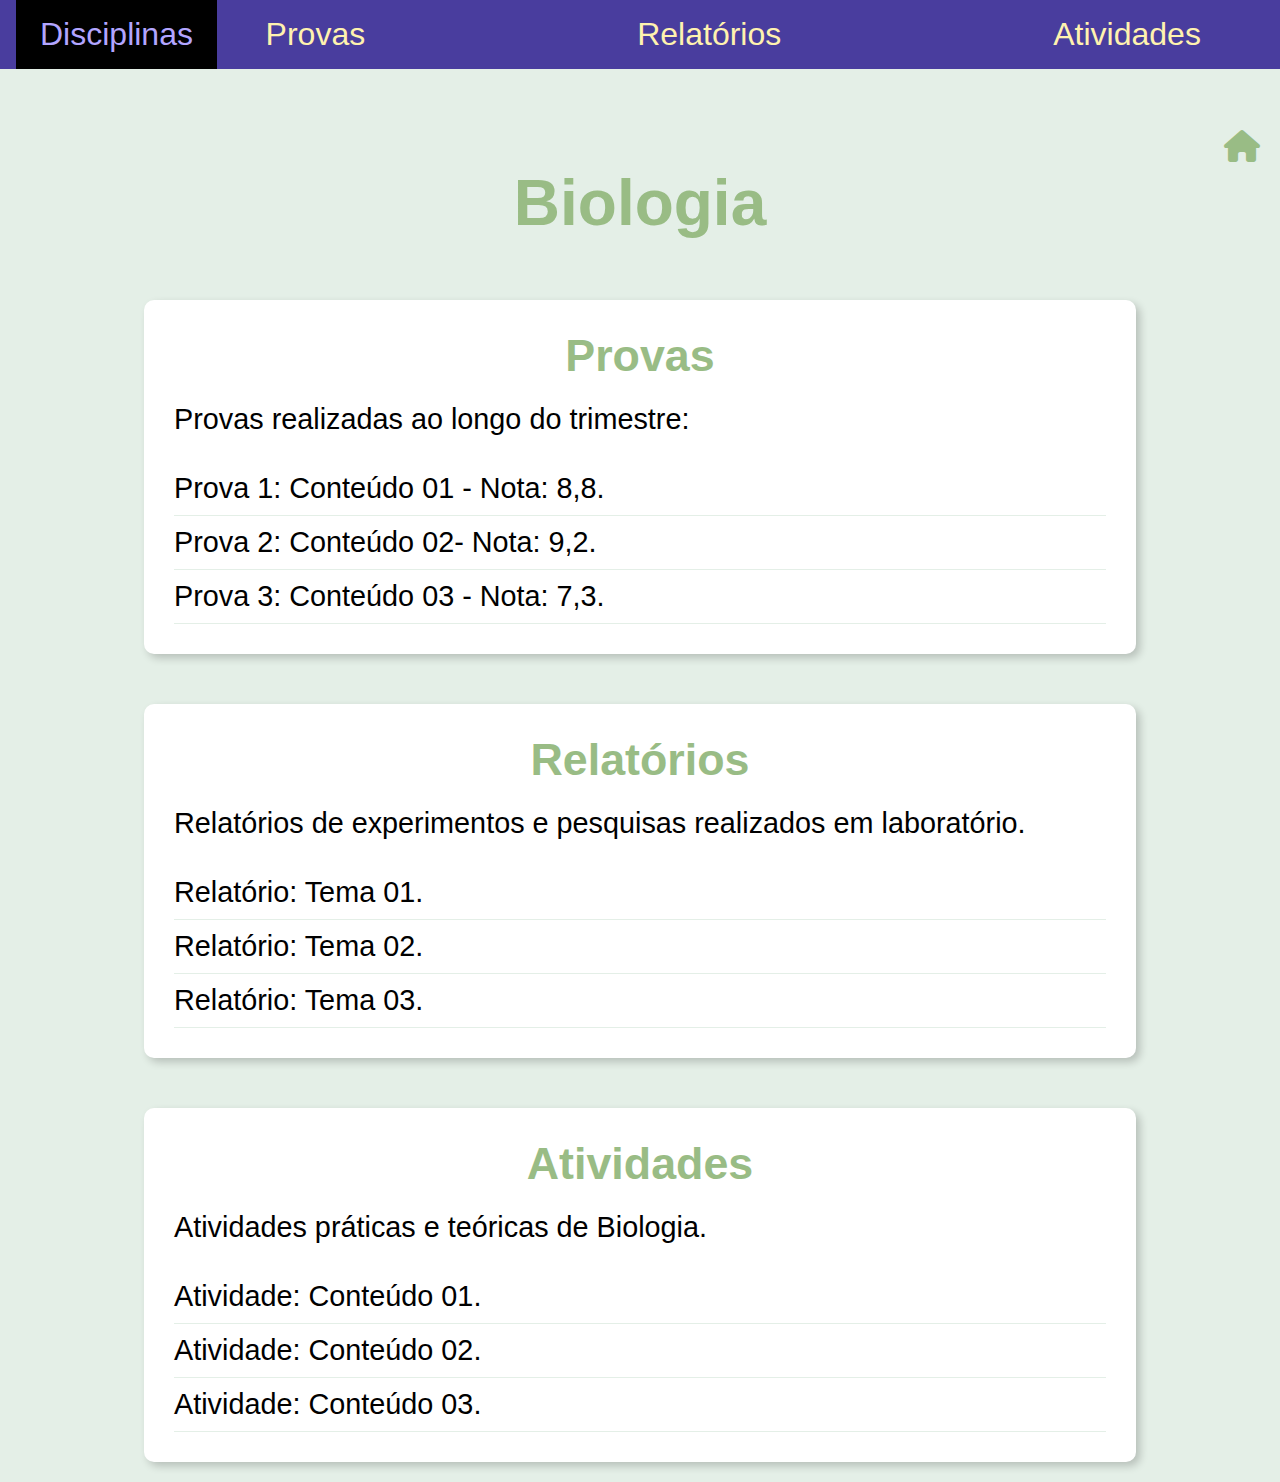
<file: biologia.html>
<!DOCTYPE html>
<html lang="pt-br">

<head>
    <meta charset="UTF-8">
    <meta http-equiv="X-UA-Compatible" content="IE=edge">
    <meta name="viewport" content="width=device-width, initial-scale=1.0">
    <title>Portfólio de Biologia</title>
    <link rel="stylesheet" href="biologia.css">
    <link rel="stylesheet" href="https://cdnjs.cloudflare.com/ajax/libs/font-awesome/6.7.2/css/all.min.css"
        integrity="sha512-Evv84Mr4kqVGRNSgIGL/F/aIDqQb7xQ2vcrdIwxfjThSH8CSR7PBEakCr51Ck+w+/U6swU2Im1vVX0SVk9ABhg=="
        crossorigin="anonymous" referrerpolicy="no-referrer" />
    <link href="https://fonts.googleapis.com/icon?family=Material+Icons" rel="stylesheet">

</head>

<body>
    <header>

        <div class="menu-disciplina">
            <input type="checkbox" id="menu-toggle">
            <label for="menu-toggle" class="botao-disciplinas">Disciplinas</label>
            <div class="lista-vertical">
                <a href="matemaica.html">Matemática</a>
                <a href="isica.html">Física</a>
                <a href="#">Química</a>
            </div>
        </div>


        <div class="links-principais">
            <ul class="lista-horizontal">
                <li><a href="#provas">Provas</a></li>
                <li><a href="#relatorios">Relatórios</a></li>
                <li><a href="#atividades">Atividades</a></li>
            </ul>
        </div>
    </header>
    <main>
        <div class="home">
            <a href="./index.html"><i class="fa-solid fa-house"></i></a>
        </div>
        <h1>Biologia</h1>
        <section class="biologia-container">
            <div id="provas" class="conteudo">
                <h2>Provas</h2>
                <p>Provas realizadas ao longo do trimestre:</p>
                <ul>
                    <li>Prova 1: Conteúdo 01 - Nota: 8,8.<span class="block"> <br>Lorem ipsum dolor sit amet, consectetur adipiscing
                            elit, sed do eiusmod tempor incididunt ut labore et dolore magna aliqua. Ut enim ad minim
                            veniam, quis nostrud exercitation ullamco laboris nisi ut aliquip ex ea commodo consequat.
                            Duis aute irure dolor in reprehenderit in voluptate velit esse cillum dolore eu fugiat nulla
                            pariatur. Excepteur sint occaecat cupidatat non proident, sunt in culpa qui officia deserunt
                            mollit anim id est laborum.</span>
                    </li>
                    <li>Prova 2: Conteúdo 02- Nota: 9,2.<span class="block"> <br>Lorem ipsum dolor sit amet, consectetur adipiscing
                            elit, sed do eiusmod tempor incididunt ut labore et dolore magna aliqua. Ut enim ad minim
                            veniam, quis nostrud exercitation ullamco laboris nisi ut aliquip ex ea commodo consequat.
                            Duis aute irure dolor in reprehenderit in voluptate velit esse cillum dolore eu fugiat nulla
                            pariatur. Excepteur sint occaecat cupidatat non proident, sunt in culpa qui officia deserunt
                            mollit anim id est laborum.</span> 
                        </li>
                    <li>Prova 3: Conteúdo 03 - Nota: 7,3.<span class="block"> <br>Lorem ipsum dolor sit amet, consectetur adipiscing
                            elit, sed do eiusmod tempor incididunt ut labore et dolore magna aliqua. Ut enim ad minim
                            veniam, quis nostrud exercitation ullamco laboris nisi ut aliquip ex ea commodo consequat.
                            Duis aute irure dolor in reprehenderit in voluptate velit esse cillum dolore eu fugiat nulla
                            pariatur. Excepteur sint occaecat cupidatat non proident, sunt in culpa qui officia deserunt
                            mollit anim id est laborum.</span> 
                        </li>
                </ul>
            </div>
            <div id="relatorios" class="conteudo">
                <h2>Relatórios</h2>
                <p>Relatórios de experimentos e pesquisas realizados em laboratório.</p>
                <ul>
                    <li>Relatório: Tema 01. <span class="opacidade"> <br>Lorem ipsum dolor sit amet, consectetur adipiscing
                        elit, sed do eiusmod tempor incididunt ut labore et dolore magna aliqua. Ut enim ad minim
                        veniam, quis nostrud exercitation ullamco laboris nisi ut aliquip ex ea commodo consequat.
                        Duis aute irure dolor in reprehenderit in voluptate velit esse cillum dolore eu fugiat nulla
                        pariatur. Excepteur sint occaecat cupidatat non proident, sunt in culpa qui officia deserunt
                        mollit anim id est laborum.</span>
                    </li>
                    <li>Relatório: Tema 02.<span class="block"> <br>Lorem ipsum dolor sit amet, consectetur adipiscing
                            elit, sed do eiusmod tempor incididunt ut labore et dolore magna aliqua. Ut enim ad minim
                            veniam, quis nostrud exercitation ullamco laboris nisi ut aliquip ex ea commodo consequat.
                            Duis aute irure dolor in reprehenderit in voluptate velit esse cillum dolore eu fugiat nulla
                            pariatur. Excepteur sint occaecat cupidatat non proident, sunt in culpa qui officia deserunt
                            mollit anim id est laborum.</span> 
                        </li>

                    <li>Relatório: Tema 03.<span class="block"> <br>Lorem ipsum dolor sit amet, consectetur adipiscing
                            elit, sed do eiusmod tempor incididunt ut labore et dolore magna aliqua. Ut enim ad minim
                            veniam, quis nostrud exercitation ullamco laboris nisi ut aliquip ex ea commodo consequat.
                            Duis aute irure dolor in reprehenderit in voluptate velit esse cillum dolore eu fugiat nulla
                            pariatur. Excepteur sint occaecat cupidatat non proident, sunt in culpa qui officia deserunt
                            mollit anim id est laborum.</span> 
                        </li>
                </ul>
            </div>
            <div id="atividades" class="conteudo">
                <h2>Atividades</h2>
                <p>Atividades práticas e teóricas de Biologia.</p>
                <ul>
                    <li>Atividade: Conteúdo 01.<span class="block"> <br>Lorem ipsum dolor sit amet, consectetur adipiscing
                            elit, sed do eiusmod tempor incididunt ut labore et dolore magna aliqua. Ut enim ad minim
                            veniam, quis nostrud exercitation ullamco laboris nisi ut aliquip ex ea commodo consequat.
                            Duis aute irure dolor in reprehenderit in voluptate velit esse cillum dolore eu fugiat nulla
                            pariatur. Excepteur sint occaecat cupidatat non proident, sunt in culpa qui officia deserunt
                            mollit anim id est laborum.</span> 
                        </li>
                    <li>Atividade: Conteúdo 02.<span class="block"> <br>Lorem ipsum dolor sit amet, consectetur adipiscing
                            elit, sed do eiusmod tempor incididunt ut labore et dolore magna aliqua. Ut enim ad minim
                            veniam, quis nostrud exercitation ullamco laboris nisi ut aliquip ex ea commodo consequat.
                            Duis aute irure dolor in reprehenderit in voluptate velit esse cillum dolore eu fugiat nulla
                            pariatur. Excepteur sint occaecat cupidatat non proident, sunt in culpa qui officia deserunt
                            mollit anim id est laborum.</span> </li>

                    <li>Atividade: Conteúdo 03.<span class="block"> <br>Lorem ipsum dolor sit amet, consectetur adipiscing
                            elit, sed do eiusmod tempor incididunt ut labore et dolore magna aliqua. Ut enim ad minim
                            veniam, quis nostrud exercitation ullamco laboris nisi ut aliquip ex ea commodo consequat.
                            Duis aute irure dolor in reprehenderit in voluptate velit esse cillum dolore eu fugiat nulla
                            pariatur. Excepteur sint occaecat cupidatat non proident, sunt in culpa qui officia deserunt
                            mollit anim id est laborum.</span> 
                        </li>
                </ul>
            </div>
        </section>
    </main>
    <footer></footer>
</body>

</html>
</file>
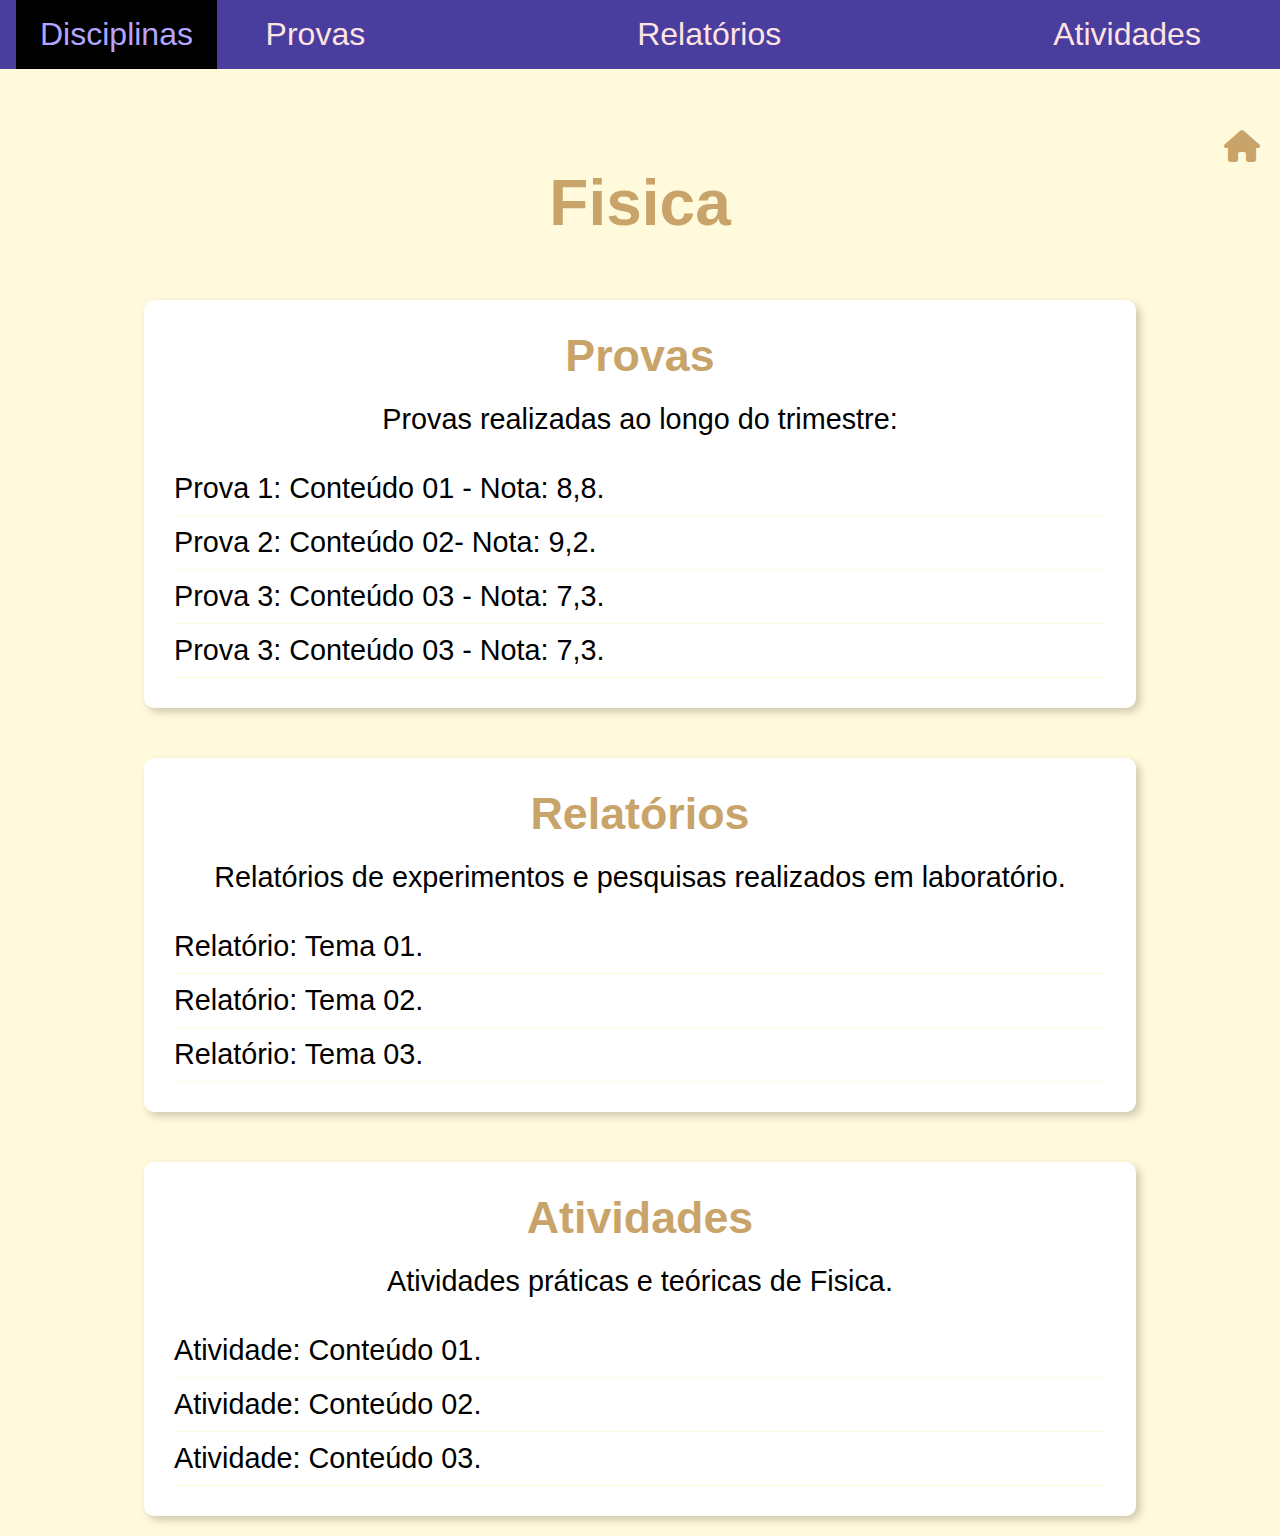
<file: isica.html>
<!DOCTYPE html>
<html lang="pt-br">

<head>
    <meta charset="UTF-8">
    <meta http-equiv="X-UA-Compatible" content="IE=edge">
    <meta name="viewport" content="width=device-width, initial-scale=1.0">
    <title>Portfólio de fisica</title>
    <link rel="stylesheet" href="fisica.css">
    <link rel="stylesheet" href="https://cdnjs.cloudflare.com/ajax/libs/font-awesome/6.7.2/css/all.min.css"
        integrity="sha512-Evv84Mr4kqVGRNSgIGL/F/aIDqQb7xQ2vcrdIwxfjThSH8CSR7PBEakCr51Ck+w+/U6swU2Im1vVX0SVk9ABhg=="
        crossorigin="anonymous" referrerpolicy="no-referrer" />
    <link href="https://fonts.googleapis.com/icon?family=Material+Icons" rel="stylesheet">

</head>

<body>
    <header>

        <div class="menu-disciplina">
            <input type="checkbox" id="menu-toggle">
            <label for="menu-toggle" class="botao-disciplinas">Disciplinas</label>
            <div class="lista-vertical">
                <a href="biologia.html">Biologia</a>
                <a href="matemaica.html">Matematica</a>
                <a href="#">Química</a>
            </div>
        </div>


        <div class="links-principais">
            <ul class="lista-horizontal">
                <li><a href="#provas">Provas</a></li>
                <li><a href="#relatorios">Relatórios</a></li>
                <li><a href="#atividades">Atividades</a></li>
            </ul>
        </div>
    </header>
    <main>
        <div class="home">
            <a href="./index.html"><i class="fa-solid fa-house"></i></a>
        </div>
        <h1>Fisica</h1>
        <section class="matematica-container">
            <div id="provas" class="conteudo">
                <h2>Provas</h2>
                <p>Provas realizadas ao longo do trimestre:</p>
                <ul>
                    <li>Prova 1: Conteúdo 01 - Nota: 8,8.<span class="block"> <br>Lorem ipsum dolor sit amet, consectetur adipiscing
                            elit, sed do eiusmod tempor incididunt ut labore et dolore magna aliqua. Ut enim ad minim
                            veniam, quis nostrud exercitation ullamco laboris nisi ut aliquip ex ea commodo consequat.
                            Duis aute irure dolor in reprehenderit in voluptate velit esse cillum dolore eu fugiat nulla
                            pariatur. Excepteur sint occaecat cupidatat non proident, sunt in culpa qui officia deserunt
                            mollit anim id est laborum.</span>
                    </li>
                    <li>Prova 2: Conteúdo 02- Nota: 9,2. <span class="block"> <br>Lorem ipsum dolor sit amet, consectetur adipiscing
                            elit, sed do eiusmod tempor incididunt ut labore et dolore magna aliqua. Ut enim ad minim
                            veniam, quis nostrud exercitation ullamco laboris nisi ut aliquip ex ea commodo consequat.
                            Duis aute irure dolor in reprehenderit in voluptate velit esse cillum dolore eu fugiat nulla
                            pariatur. Excepteur sint occaecat cupidatat non proident, sunt in culpa qui officia deserunt
                            mollit anim id est laborum.</span>
                        </li>
                    <li>Prova 3: Conteúdo 03 - Nota: 7,3.<span class="block"> <br>Lorem ipsum dolor sit amet, consectetur adipiscing
                            elit, sed do eiusmod tempor incididunt ut labore et dolore magna aliqua. Ut enim ad minim
                            veniam, quis nostrud exercitation ullamco laboris nisi ut aliquip ex ea commodo consequat.
                            Duis aute irure dolor in reprehenderit in voluptate velit esse cillum dolore eu fugiat nulla
                            pariatur. Excepteur sint occaecat cupidatat non proident, sunt in culpa qui officia deserunt
                            mollit anim id est laborum.</span>
                        </li>
                    <li>Prova 3: Conteúdo 03 - Nota: 7,3.<span class="block"> <br>Lorem ipsum dolor sit amet, consectetur adipiscing
                            elit, sed do eiusmod tempor incididunt ut labore et dolore magna aliqua. Ut enim ad minim
                            veniam, quis nostrud exercitation ullamco laboris nisi ut aliquip ex ea commodo consequat.
                            Duis aute irure dolor in reprehenderit in voluptate velit esse cillum dolore eu fugiat nulla
                            pariatur. Excepteur sint occaecat cupidatat non proident, sunt in culpa qui officia deserunt
                            mollit anim id est laborum.</span>
                        </li>
                </ul>
            </div>
            <div id="relatorios" class="conteudo">
                <h2>Relatórios</h2>
                <p>Relatórios de experimentos e pesquisas realizados em laboratório.</p>
                <ul>
                    <li>Relatório: Tema 01. <span class="opacidade"> <br>Lorem ipsum dolor sit amet, consectetur adipiscing
                        elit, sed do eiusmod tempor incididunt ut labore et dolore magna aliqua. Ut enim ad minim
                        veniam, quis nostrud exercitation ullamco laboris nisi ut aliquip ex ea commodo consequat.
                        Duis aute irure dolor in reprehenderit in voluptate velit esse cillum dolore eu fugiat nulla
                        pariatur. Excepteur sint occaecat cupidatat non proident, sunt in culpa qui officia deserunt
                        mollit anim id est laborum.</span></li>
                    <li>Relatório: Tema 02.<span class="block"> <br>Lorem ipsum dolor sit amet, consectetur adipiscing
                            elit, sed do eiusmod tempor incididunt ut labore et dolore magna aliqua. Ut enim ad minim
                            veniam, quis nostrud exercitation ullamco laboris nisi ut aliquip ex ea commodo consequat.
                            Duis aute irure dolor in reprehenderit in voluptate velit esse cillum dolore eu fugiat nulla
                            pariatur. Excepteur sint occaecat cupidatat non proident, sunt in culpa qui officia deserunt
                            mollit anim id est laborum.</span>
                        </li>

                    <li>Relatório: Tema 03.<span class="block"> <br>Lorem ipsum dolor sit amet, consectetur adipiscing
                            elit, sed do eiusmod tempor incididunt ut labore et dolore magna aliqua. Ut enim ad minim
                            veniam, quis nostrud exercitation ullamco laboris nisi ut aliquip ex ea commodo consequat.
                            Duis aute irure dolor in reprehenderit in voluptate velit esse cillum dolore eu fugiat nulla
                            pariatur. Excepteur sint occaecat cupidatat non proident, sunt in culpa qui officia deserunt
                            mollit anim id est laborum.</span> 
                        </li>
                            
                </ul>
            </div>
            <div id="atividades" class="conteudo">
                <h2>Atividades</h2>
                <p>Atividades práticas e teóricas de Fisica.</p>
                <ul>
                    <li>Atividade: Conteúdo 01.<span class="block"> <br>Lorem ipsum dolor sit amet, consectetur adipiscing
                            elit, sed do eiusmod tempor incididunt ut labore et dolore magna aliqua. Ut enim ad minim
                            veniam, quis nostrud exercitation ullamco laboris nisi ut aliquip ex ea commodo consequat.
                            Duis aute irure dolor in reprehenderit in voluptate velit esse cillum dolore eu fugiat nulla
                            pariatur. Excepteur sint occaecat cupidatat non proident, sunt in culpa qui officia deserunt
                            mollit anim id est laborum.</span>
                         </li>
                    <li>Atividade: Conteúdo 02.<span class="block"> <br>Lorem ipsum dolor sit amet, consectetur adipiscing
                            elit, sed do eiusmod tempor incididunt ut labore et dolore magna aliqua. Ut enim ad minim
                            veniam, quis nostrud exercitation ullamco laboris nisi ut aliquip ex ea commodo consequat.
                            Duis aute irure dolor in reprehenderit in voluptate velit esse cillum dolore eu fugiat nulla
                            pariatur. Excepteur sint occaecat cupidatat non proident, sunt in culpa qui officia deserunt
                            mollit anim id est laborum.</span> 
                        </li>
                    <li>Atividade: Conteúdo 03. <span class="block"> <br>Lorem ipsum dolor sit amet, consectetur adipiscing
                            elit, sed do eiusmod tempor incididunt ut labore et dolore magna aliqua. Ut enim ad minim
                            veniam, quis nostrud exercitation ullamco laboris nisi ut aliquip ex ea commodo consequat.
                            Duis aute irure dolor in reprehenderit in voluptate velit esse cillum dolore eu fugiat nulla
                            pariatur. Excepteur sint occaecat cupidatat non proident, sunt in culpa qui officia deserunt
                            mollit anim id est laborum.</span> 
                        </li>
                </ul>
            </div>
        </section>
    </main>
    <footer></footer>
</body>

</html>
</file>
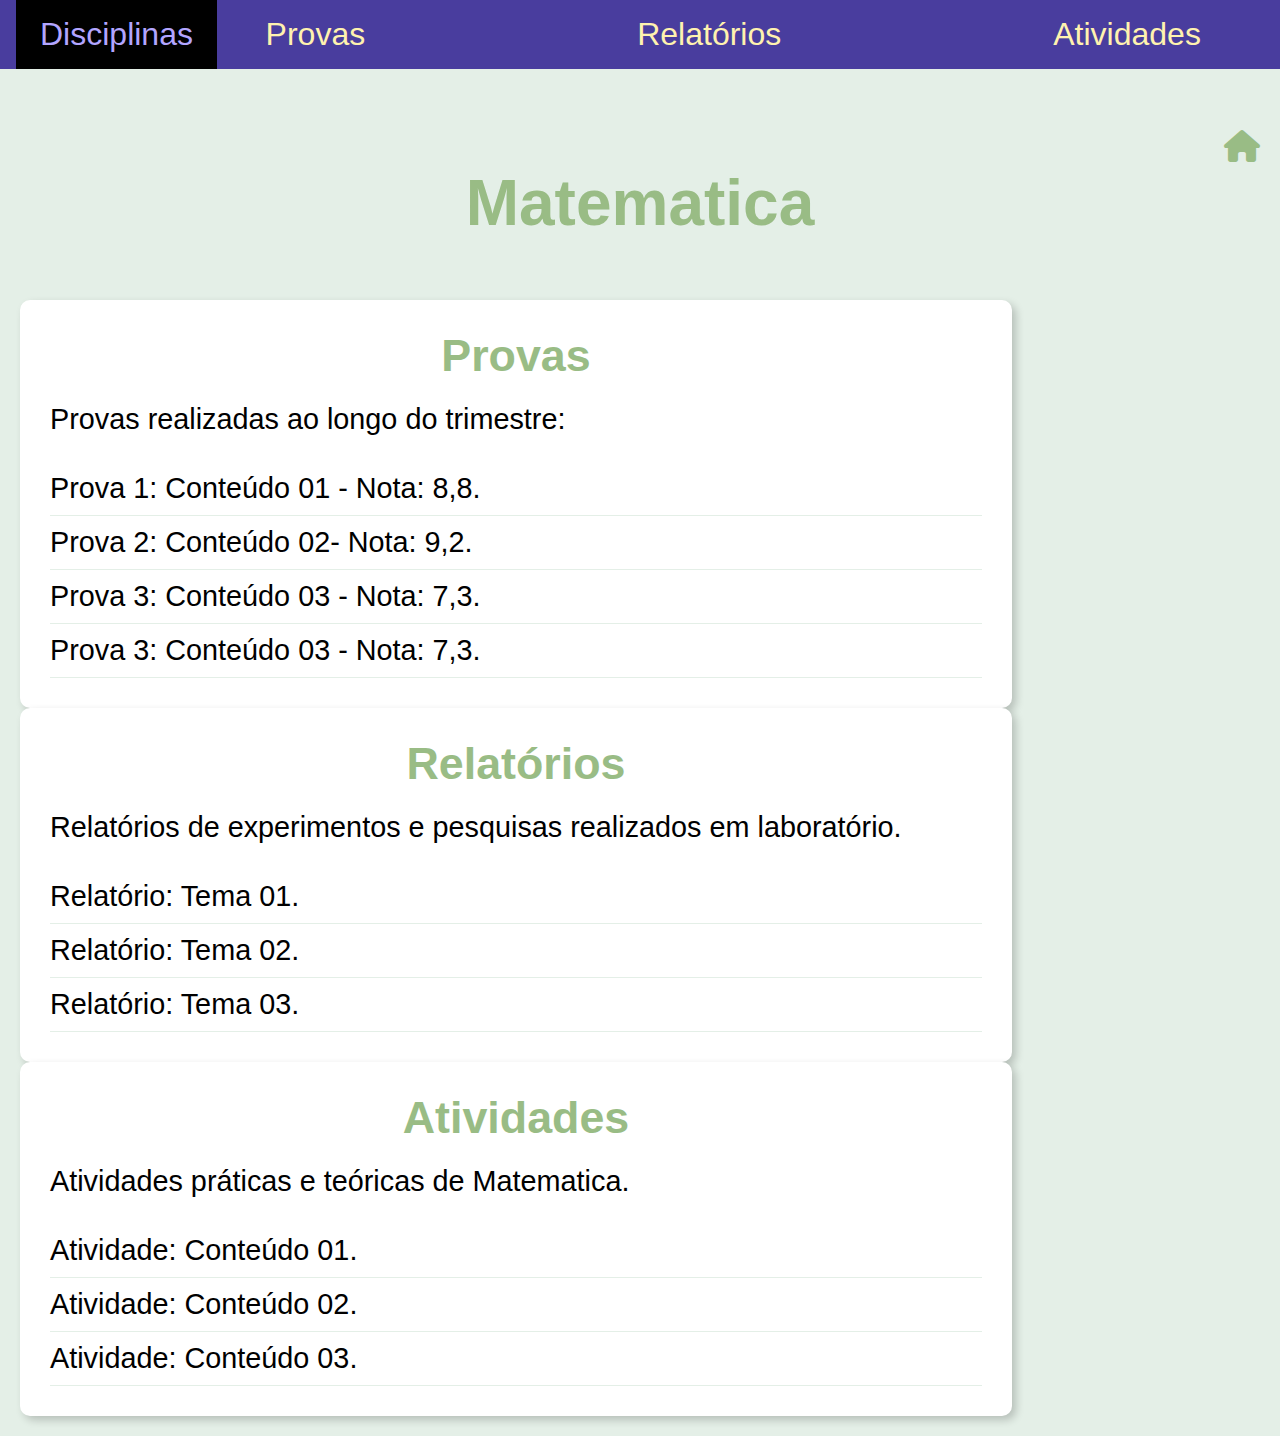
<file: matemaica.html>
<!DOCTYPE html>
<html lang="pt-br">

<head>
    <meta charset="UTF-8">
    <meta http-equiv="X-UA-Compatible" content="IE=edge">
    <meta name="viewport" content="width=device-width, initial-scale=1.0">
    <title>Portfólio de matematica</title>
    <link rel="stylesheet" href="matmaica.css">
    <link rel="stylesheet" href="https://cdnjs.cloudflare.com/ajax/libs/font-awesome/6.7.2/css/all.min.css"
        integrity="sha512-Evv84Mr4kqVGRNSgIGL/F/aIDqQb7xQ2vcrdIwxfjThSH8CSR7PBEakCr51Ck+w+/U6swU2Im1vVX0SVk9ABhg=="
        crossorigin="anonymous" referrerpolicy="no-referrer" />
    <link href="https://fonts.googleapis.com/icon?family=Material+Icons" rel="stylesheet">

</head>

<body>
    <header>

        <div class="menu-disciplina">
            <input type="checkbox" id="menu-toggle">
            <label for="menu-toggle" class="botao-disciplinas">Disciplinas</label>
            <div class="lista-vertical">
                <a href="biologia.html">Biologia</a>
                <a href="isica.html">Física</a>
                <a href="#">Química</a>
            </div>
        </div>


        <div class="links-principais">
            <ul class="lista-horizontal">
                <li><a href="#provas">Provas</a></li>
                <li><a href="#relatorios">Relatórios</a></li>
                <li><a href="#atividades">Atividades</a></li>
            </ul>
        </div>
    </header>
    <main>
        <div class="home">
            <a href="./index.html"><i class="fa-solid fa-house"></i></a>
        </div>
        <h1>Matematica</h1>
        <section class="matematica-container">
            <div id="provas" class="conteudo">
                <h2>Provas</h2>
                <p>Provas realizadas ao longo do trimestre:</p>
                <ul>
                    <li>Prova 1: Conteúdo 01 - Nota: 8,8.<span class="block"> <br>Lorem ipsum dolor sit amet, consectetur adipiscing
                            elit, sed do eiusmod tempor incididunt ut labore et dolore magna aliqua. Ut enim ad minim
                            veniam, quis nostrud exercitation ullamco laboris nisi ut aliquip ex ea commodo consequat.
                            Duis aute irure dolor in reprehenderit in voluptate velit esse cillum dolore eu fugiat nulla
                            pariatur. Excepteur sint occaecat cupidatat non proident, sunt in culpa qui officia deserunt
                            mollit anim id est laborum.</span>
                    </li>
                    <li>Prova 2: Conteúdo 02- Nota: 9,2. <span class="block"> <br>Lorem ipsum dolor sit amet, consectetur adipiscing
                            elit, sed do eiusmod tempor incididunt ut labore et dolore magna aliqua. Ut enim ad minim
                            veniam, quis nostrud exercitation ullamco laboris nisi ut aliquip ex ea commodo consequat.
                            Duis aute irure dolor in reprehenderit in voluptate velit esse cillum dolore eu fugiat nulla
                            pariatur. Excepteur sint occaecat cupidatat non proident, sunt in culpa qui officia deserunt
                            mollit anim id est laborum.</span>
                        </li>
                    <li>Prova 3: Conteúdo 03 - Nota: 7,3.<span class="block"> <br>Lorem ipsum dolor sit amet, consectetur adipiscing
                            elit, sed do eiusmod tempor incididunt ut labore et dolore magna aliqua. Ut enim ad minim
                            veniam, quis nostrud exercitation ullamco laboris nisi ut aliquip ex ea commodo consequat.
                            Duis aute irure dolor in reprehenderit in voluptate velit esse cillum dolore eu fugiat nulla
                            pariatur. Excepteur sint occaecat cupidatat non proident, sunt in culpa qui officia deserunt
                            mollit anim id est laborum.</span>
                        </li>
                    <li>Prova 3: Conteúdo 03 - Nota: 7,3.<span class="block"> <br>Lorem ipsum dolor sit amet, consectetur adipiscing
                            elit, sed do eiusmod tempor incididunt ut labore et dolore magna aliqua. Ut enim ad minim
                            veniam, quis nostrud exercitation ullamco laboris nisi ut aliquip ex ea commodo consequat.
                            Duis aute irure dolor in reprehenderit in voluptate velit esse cillum dolore eu fugiat nulla
                            pariatur. Excepteur sint occaecat cupidatat non proident, sunt in culpa qui officia deserunt
                            mollit anim id est laborum.</span>
                        </li>
                </ul>
            </div>
            <div id="relatorios" class="conteudo">
                <h2>Relatórios</h2>
                <p>Relatórios de experimentos e pesquisas realizados em laboratório.</p>
                <ul>
                    <li>Relatório: Tema 01. <span class="opacidade"> <br>Lorem ipsum dolor sit amet, consectetur adipiscing
                        elit, sed do eiusmod tempor incididunt ut labore et dolore magna aliqua. Ut enim ad minim
                        veniam, quis nostrud exercitation ullamco laboris nisi ut aliquip ex ea commodo consequat.
                        Duis aute irure dolor in reprehenderit in voluptate velit esse cillum dolore eu fugiat nulla
                        pariatur. Excepteur sint occaecat cupidatat non proident, sunt in culpa qui officia deserunt
                        mollit anim id est laborum.</span></li>
                    <li>Relatório: Tema 02.<span class="block"> <br>Lorem ipsum dolor sit amet, consectetur adipiscing
                            elit, sed do eiusmod tempor incididunt ut labore et dolore magna aliqua. Ut enim ad minim
                            veniam, quis nostrud exercitation ullamco laboris nisi ut aliquip ex ea commodo consequat.
                            Duis aute irure dolor in reprehenderit in voluptate velit esse cillum dolore eu fugiat nulla
                            pariatur. Excepteur sint occaecat cupidatat non proident, sunt in culpa qui officia deserunt
                            mollit anim id est laborum.</span>
                        </li>

                    <li>Relatório: Tema 03.<span class="block"> <br>Lorem ipsum dolor sit amet, consectetur adipiscing
                            elit, sed do eiusmod tempor incididunt ut labore et dolore magna aliqua. Ut enim ad minim
                            veniam, quis nostrud exercitation ullamco laboris nisi ut aliquip ex ea commodo consequat.
                            Duis aute irure dolor in reprehenderit in voluptate velit esse cillum dolore eu fugiat nulla
                            pariatur. Excepteur sint occaecat cupidatat non proident, sunt in culpa qui officia deserunt
                            mollit anim id est laborum.</span> 
                        </li>
                            
                </ul>
            </div>
            <div id="atividades" class="conteudo">
                <h2>Atividades</h2>
                <p>Atividades práticas e teóricas de Matematica.</p>
                <ul>
                    <li>Atividade: Conteúdo 01.<span class="block"> <br>Lorem ipsum dolor sit amet, consectetur adipiscing
                            elit, sed do eiusmod tempor incididunt ut labore et dolore magna aliqua. Ut enim ad minim
                            veniam, quis nostrud exercitation ullamco laboris nisi ut aliquip ex ea commodo consequat.
                            Duis aute irure dolor in reprehenderit in voluptate velit esse cillum dolore eu fugiat nulla
                            pariatur. Excepteur sint occaecat cupidatat non proident, sunt in culpa qui officia deserunt
                            mollit anim id est laborum.</span>
                         </li>
                    <li>Atividade: Conteúdo 02.<span class="block"> <br>Lorem ipsum dolor sit amet, consectetur adipiscing
                            elit, sed do eiusmod tempor incididunt ut labore et dolore magna aliqua. Ut enim ad minim
                            veniam, quis nostrud exercitation ullamco laboris nisi ut aliquip ex ea commodo consequat.
                            Duis aute irure dolor in reprehenderit in voluptate velit esse cillum dolore eu fugiat nulla
                            pariatur. Excepteur sint occaecat cupidatat non proident, sunt in culpa qui officia deserunt
                            mollit anim id est laborum.</span> 
                        </li>
                    <li>Atividade: Conteúdo 03. <span class="block"> <br>Lorem ipsum dolor sit amet, consectetur adipiscing
                            elit, sed do eiusmod tempor incididunt ut labore et dolore magna aliqua. Ut enim ad minim
                            veniam, quis nostrud exercitation ullamco laboris nisi ut aliquip ex ea commodo consequat.
                            Duis aute irure dolor in reprehenderit in voluptate velit esse cillum dolore eu fugiat nulla
                            pariatur. Excepteur sint occaecat cupidatat non proident, sunt in culpa qui officia deserunt
                            mollit anim id est laborum.</span> 
                        </li>
                </ul>
            </div>
        </section>
    </main>
    <footer></footer>
</body>

</html>
</file>
<file: biologia.css>
* {
    margin: 0;
    padding: 0;
    box-sizing: border-box;
}

:root {
    --preto: #000000;
    --marinho: #493D9E;
    --amarelo-claro: #FFF2AF;
    --roxo-claro: #B2A5FF;
    --verde: #99BC85;
    --azul-claro: #E4EFE7;
    --branco: #FFFFFF;
    --marron-claro: #FAF1E6;
}

body {
    height: 100vh;
    box-sizing: border-box;
    background-color: var(--azul-claro);
    color: var(--amarelo-claro);
    font-size: 16px;
    font-family: Arial, Helvetica, sans-serif;
}

header {
    display: flex;
    width: 100%;
    background-color: var(--marinho);
    padding: 1rem;
    position: relative;
    justify-content: center;
}


.menu-disciplina {
    width: 20%;
    display: inline-block;
}

.botao-disciplinas {
    cursor: pointer;
    font-size: 2rem;
    background: none;
    background-color: var(--preto);
    border: none;
    padding: 1.05rem 1.5rem;
    color: var(--roxo-claro);
}

#menu-toggle {
    display: none;
}

.lista-vertical {
    display: none;
    position: absolute;
    background-color: var(--roxo-claro);
    box-shadow: 0 2px 5px var(--marinho);
    min-width: 190px;
    z-index: 1;
    left: 1rem;
    top: 100%;
}

.lista-vertical a {
    color: var(--preto);
    padding: 0.75rem 1rem;
    text-decoration: none;
    font-size: 2rem;
    display: block;
    text-align: center;
}

.lista-vertical a:hover {
    background-color: var(--amarelo-claro);
}

#menu-toggle:checked~.lista-vertical {
    display: block;
}

#menu-toggle:checked+.botao-disciplinas {
    background-color: var(--amarelo-claro);
}

.links-principais {
    width: 80%;
    display: flex;
    justify-content: space-between;
    align-items: center;
}


.lista-horizontal {
    list-style: none;
    display: flex;
    font-size: 2rem;
    gap: 17rem;
}


.lista-horizontal a {
    text-decoration: none;
    color: var(--amarelo-claro);
}

.lista-horizontal a:hover {
    color: var(--preto);
}

main {
    margin: 40px auto;
    padding: 20px;
}

h1 {
    text-align: center;
    color: var(--verde);
    margin-bottom: 60px;
    font-size: 4rem;
}

.biologia-container {
    display: flex;
    flex-direction: column;
    justify-content: space-between;
    align-items: center;
    gap: 50px;
    flex-wrap: wrap;
}

.conteudo {
    background-color: var(--branco);
    border-radius: 10px;
    padding: 30px;
    width: 80%;
    min-width: 280px;
    box-shadow: 4px 4px 8px rgba(0, 0, 0, 0.2);
    transition: transform 0.3s ease, box-shadow 0.3s ease;
}

.conteudo:hover {
    transform: translateY(-10px) scale(1.05);
    box-shadow: 0 0 0 25px rgba(0, 0, 0, 0.2);
}

.conteudo h2 {
    display: flex;
    justify-content: center;
    color: var(--verde);
    margin-bottom: 15px;
    font-size: 2.8rem;
}

.conteudo p {
    line-height: 1.6;
    color: var(--preto);
    margin-bottom: 20px;
    font-size: 1.8rem;
}

.conteudo ul {
    list-style-type: none;
    font-size: 1.8rem;
}

.conteudo ul li {
    padding: 10px 0;
    border-bottom: 1px solid var(--azul-claro);
    transition: transform 0.5s ease;
    color: var(--preto);
}

.conteudo ul li:hover {
    transform: translateX(10px);
    color: var(--verde);
}

.home {
    display: flex;
    justify-content: flex-end;
}

.home a {
    font-size: 2rem;
    color: var(--verde);
}

.conteudo ul li .block {
    display: none;
}

.conteudo ul li:hover .block {
    display: block;
    text-align: justify;
    color: var(--marinho);
    margin-bottom: 5px;
}

.opacidade {
    display: block;
    opacity: 0;
    max-height: 0;
    overflow: hidden;
    transition: opacity 1.5s ease, max-height 1.5s ease;
    color: var(--marinho);
    text-align: justify;
    margin: 0;
    padding: 0;
}

.conteudo ul li:hover .opacidade {
    opacity: 1;
    max-height: 320px;
    text-align: justify;
    color: var(--marinho);
    margin-bottom: 5px;
}
</file>
<file: fisica.css>
* {
    margin: 0;
    padding: 0;
    box-sizing: border-box;
}

:root {
    --preto: #000000;
    --marinho: #493D9E;
    --amarelo-claro: #ffe2e2;
    --roxo-claro: #B2A5FF;
    --verde: #c9a46a;
    --azul-claro: #fffadb;
    --branco: #FFFFFF;
    --marron-claro: #FAF1E6;
}
body {
    height: 100vh;
    box-sizing: border-box;
    background-color: var(--azul-claro);
    color: var(--amarelo-claro);
    font-size: 16px;
    font-family: Arial, Helvetica, sans-serif;
}

header {
    display: flex;
    width: 100%;
    background-color: var(--marinho);
    padding: 1rem;
    position: relative;
    justify-content: center;
}


.menu-disciplina {
    width: 20%;
    display: inline-block;
}

.botao-disciplinas {
    cursor: pointer;
    font-size: 2rem;
    background: none;
    background-color: var(--preto);
    border: none;
    padding: 1.05rem 1.5rem;
    color: var(--roxo-claro);
}

#menu-toggle {
    display: none;
}

.lista-vertical {
    display: none;
    position: absolute;
    background-color: var(--roxo-claro);
    box-shadow: 0 2px 5px var(--marinho);
    min-width: 190px;
    z-index: 1;
    left: 1rem;
    top: 100%;
}

.lista-vertical a {
    color: var(--preto);
    padding: 0.75rem 1rem;
    text-decoration: none;
    font-size: 2rem;
    display: block;
    text-align: center;
}

.lista-vertical a:hover {
    background-color: var(--amarelo-claro);
}

#menu-toggle:checked~.lista-vertical {
    display: block;
}

#menu-toggle:checked+.botao-disciplinas {
    background-color: var(--amarelo-claro);
}

.links-principais {
    width: 80%;
    display: flex;
    justify-content: space-between;
    align-items: center;
}


.lista-horizontal {
    list-style: none;
    display: flex;
    font-size: 2rem;
    gap: 17rem;
}


.lista-horizontal a {
    text-decoration: none;
    color: var(--amarelo-claro);
}

.lista-horizontal a:hover {
    color: var(--preto);
}

main {
    margin: 40px auto;
    padding: 20px;
}

h1 {
    text-align: center;
    color: var(--verde);
    margin-bottom: 60px;
    font-size: 4rem;
}

.matematica-container {
    display: flex;
    flex-direction: column;
    justify-content: space-between;
    align-items: center;
    gap: 50px;
    flex-wrap: wrap;
}

.conteudo {
    background-color: var(--branco);
    border-radius: 10px;
    padding: 30px;
    width: 80%;
    min-width: 280px;
    box-shadow: 4px 4px 8px rgba(0, 0, 0, 0.2);
    transition: transform 0.3s ease, box-shadow 0.3s ease;
}

.conteudo:hover {
    transform: translateY(-10px) scale(1.05);
    box-shadow: 0 0 0 25px rgba(0, 0, 0, 0.2);
}

.conteudo h2 {
    display: flex;
    justify-content: center;
    color: var(--verde);
    margin-bottom: 15px;
    font-size: 2.8rem;
}

.conteudo p {
    display: flex;
    justify-content: center;
    line-height: 1.6;
    color: var(--preto);
    margin-bottom: 20px;
    font-size: 1.8rem;
}

.conteudo ul {
    list-style-type: none;
    font-size: 1.8rem;
}

.conteudo ul li {
    padding: 10px 0;
    border-bottom: 1px solid var(--azul-claro);
    transition: transform 0.5s ease;
    color: var(--preto);
}

.conteudo ul li:hover {
    transform: translateX(10px);
    color: var(--verde);
}

.home {
    display: flex;
    justify-content: flex-end;
}

.home a {
    font-size: 2rem;
    color: var(--verde);
}

.conteudo ul li .block {
    display: none;
}

.conteudo ul li:hover .block {
    display: block;
    text-align: justify;
    color: var(--marinho);
    margin-bottom: 5px;
}

.opacidade {
    display: block;
    opacity: 0;
    max-height: 0;
    overflow: hidden;
    transition: opacity 1.5s ease, max-height 1.5s ease;
    color: var(--marinho);
    text-align: justify;
    margin: 0;
    padding: 0;
}

.conteudo ul li:hover .opacidade {
    opacity: 1;
    max-height: 320px;
    text-align: justify;
    color: var(--marinho);
    margin-bottom: 5px;
}
</file>
<file: matmaica.css>
* {
    margin: 0;
    padding: 0;
    box-sizing: border-box;
}

:root {
    --preto: #000000;
    --marinho: #493D9E;
    --amarelo-claro: #FFF2AF;
    --roxo-claro: #B2A5FF;
    --verde: #99BC85;
    --azul-claro: #E4EFE7;
    --branco: #FFFFFF;
    --marron-claro: #FAF1E6;
}

body {
    height: 100vh;
    box-sizing: border-box;
    background-color: var(--azul-claro);
    color: var(--amarelo-claro);
    font-size: 16px;
    font-family: Arial, Helvetica, sans-serif;
}

header {
    display: flex;
    width: 100%;
    background-color: var(--marinho);
    padding: 1rem;
    position: relative;
    justify-content: center;
}


.menu-disciplina {
    width: 20%;
    display: inline-block;
}

.botao-disciplinas {
    cursor: pointer;
    font-size: 2rem;
    background: none;
    background-color: var(--preto);
    border: none;
    padding: 1.05rem 1.5rem;
    color: var(--roxo-claro);
}

#menu-toggle {
    display: none;
}

.lista-vertical {
    display: none;
    position: absolute;
    background-color: var(--roxo-claro);
    box-shadow: 0 2px 5px var(--marinho);
    min-width: 190px;
    z-index: 1;
    left: 1rem;
    top: 100%;
}

.lista-vertical a {
    color: var(--preto);
    padding: 0.75rem 1rem;
    text-decoration: none;
    font-size: 2rem;
    display: block;
    text-align: center;
}

.lista-vertical a:hover {
    background-color: var(--amarelo-claro);
}

#menu-toggle:checked~.lista-vertical {
    display: block;
}

#menu-toggle:checked+.botao-disciplinas {
    background-color: var(--amarelo-claro);
}

.links-principais {
    width: 80%;
    display: flex;
    justify-content: space-between;
    align-items: center;
}


.lista-horizontal {
    list-style: none;
    display: flex;
    font-size: 2rem;
    gap: 17rem;
}


.lista-horizontal a {
    text-decoration: none;
    color: var(--amarelo-claro);
}

.lista-horizontal a:hover {
    color: var(--preto);
}

main {
    margin: 40px auto;
    padding: 20px;
}

h1 {
    text-align: center;
    color: var(--verde);
    margin-bottom: 60px;
    font-size: 4rem;
}

.biologia-container {
    display: flex;
    flex-direction: column;
    justify-content: space-between;
    align-items: center;
    gap: 50px;
    flex-wrap: wrap;
}

.conteudo {
    background-color: var(--branco);
    border-radius: 10px;
    padding: 30px;
    width: 80%;
    min-width: 280px;
    box-shadow: 4px 4px 8px rgba(0, 0, 0, 0.2);
    transition: transform 0.3s ease, box-shadow 0.3s ease;
}

.conteudo:hover {
    transform: translateY(-10px) scale(1.05);
    box-shadow: 0 0 0 25px rgba(0, 0, 0, 0.2);
}

.conteudo h2 {
    display: flex;
    justify-content: center;
    color: var(--verde);
    margin-bottom: 15px;
    font-size: 2.8rem;
}

.conteudo p {
    line-height: 1.6;
    color: var(--preto);
    margin-bottom: 20px;
    font-size: 1.8rem;
}

.conteudo ul {
    list-style-type: none;
    font-size: 1.8rem;
}

.conteudo ul li {
    padding: 10px 0;
    border-bottom: 1px solid var(--azul-claro);
    transition: transform 0.5s ease;
    color: var(--preto);
}

.conteudo ul li:hover {
    transform: translateX(10px);
    color: var(--verde);
}

.home {
    display: flex;
    justify-content: flex-end;
}

.home a {
    font-size: 2rem;
    color: var(--verde);
}

.conteudo ul li .block {
    display: none;
}

.conteudo ul li:hover .block {
    display: block;
    text-align: justify;
    color: var(--marinho);
    margin-bottom: 5px;
}

.opacidade {
    display: block;
    opacity: 0;
    max-height: 0;
    overflow: hidden;
    transition: opacity 1.5s ease, max-height 1.5s ease;
    color: var(--marinho);
    text-align: justify;
    margin: 0;
    padding: 0;
}

.conteudo ul li:hover .opacidade {
    opacity: 1;
    max-height: 320px;
    text-align: justify;
    color: var(--marinho);
    margin-bottom: 5px;
}
</file>
